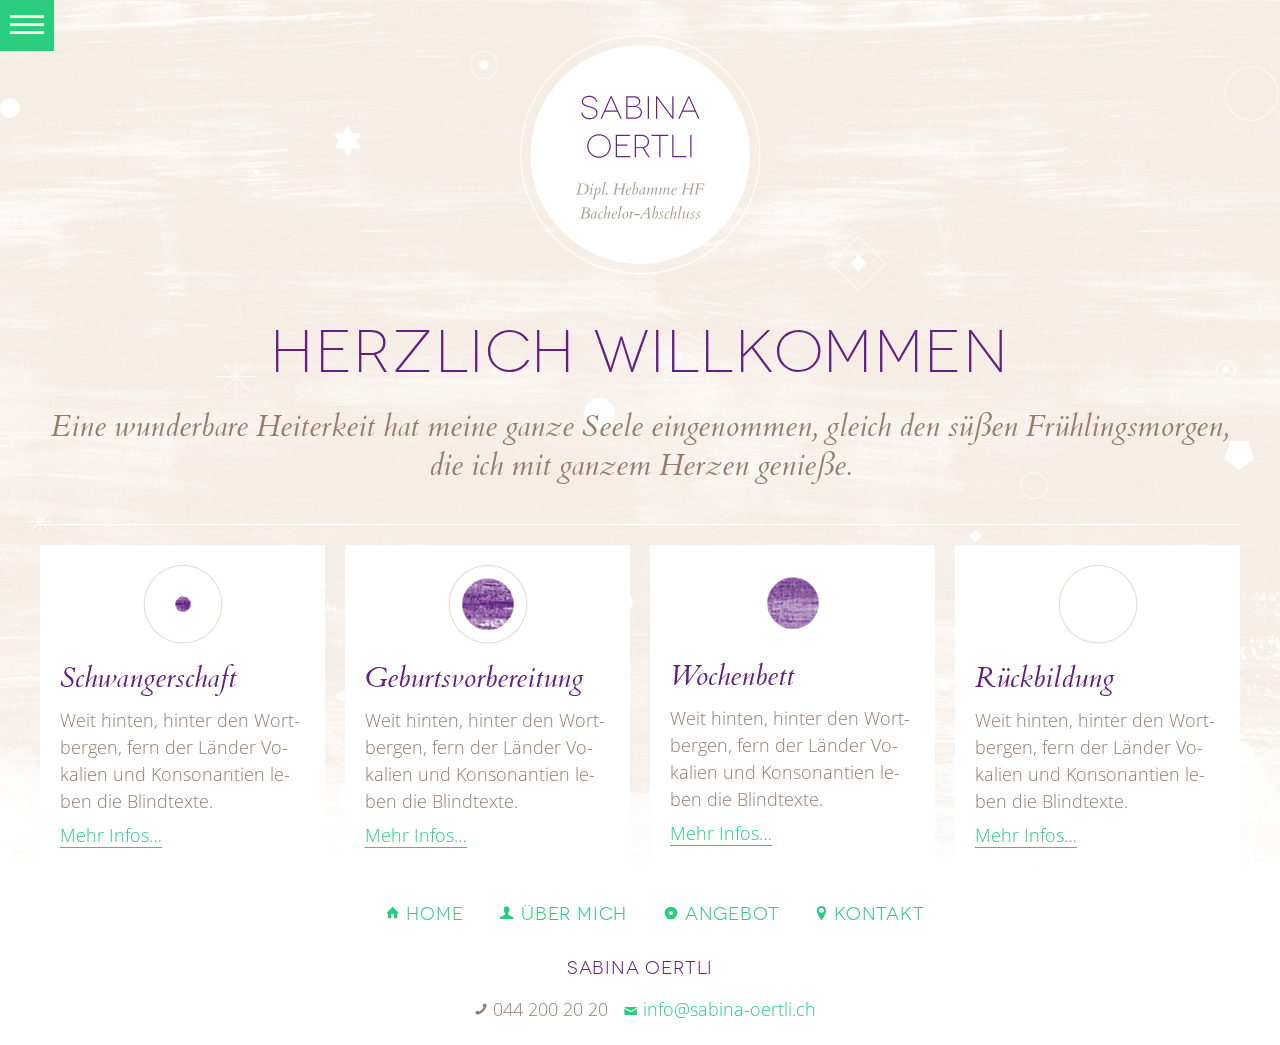
<file: index.html>
<!DOCTYPE html>
<html lang="de">
  <head>
    <meta http-equiv="content-type" content="text/html; charset=UTF-8">
    <meta name="apple-mobile-web-app-capable" content="yes">
    <meta name="viewport" content="width=device-width, user-scalable=no">
    <title>Sabina Oertli – Hebamme aus Zürich</title>
    <link rel="stylesheet" type="text/css" href="stylesheets/screen.css">
    <!--[if lt IE 9]>
    <script src="javascripts/html5.js"></script>
    <![endif]-->
    <!--[if lte IE 8]>
    <link href="http://fonts.googleapis.com/css?family=Open+Sans:300" rel="stylesheet" type="text/css">
    <link href="http://fonts.googleapis.com/css?family=Open+Sans:700" rel="stylesheet" type="text/css">
    <![endif]-->
  </head>
  <body class="hyphenate">
    <div id="container" class="container">
      <ul id="scene" class="scene">
        <li data-depth="0.20" class="layer"><img src="images/Pattern2.png"></li>
        <li data-depth="0.10" class="layer"><img src="images/Pattern.png"></li>
      </ul>
    </div>
    <nav id="menu" role="navigation" class="panel">
      <h1>Sabina Oertli</h1>
      <ul>
        <li><a href="index.html" class="home">Home</a></li>
        <li><a href="sabina-oertli.html" class="ueber">Über mich</a></li>
        <li><a href="angebot.html" class="angebot">Angebot</a></li>
        <li><a href="sabina-oertli-kontakt.html" class="kontakt">Kontakt</a></li>
      </ul>
      <ul>
        <li>
              <script type="text/javascript">document.write("<a class=\e-mail href=\"mail" + "to:" + new Array("info","sabina-oertli.ch").join("@") + "?subject=Kontakt von Webseite" + "\">" + "&#9993;" + "</" + "a>");</script>
        </li>
        <li><a href="tel:0442002020">&#128222;</a></li>
      </ul>
    </nav>
    <div class="grid grid-pad push">
      <div class="headerWrapper">
        <div class="col-1-1">
          <header class="gridContent"><a href="#menu" class="menu-link push"> </a>
            <div class="logo"><a href="index.html"><img src="images/logo-sabina-oertli-hebamme-zuerich.png" alt="Sabina Oertli – Hebamme in Zürich"></a></div>
            <h1 class="editable">Herzlich willkommen</h1>
            <h2 class="editable">Eine wunderbare Heiterkeit hat meine ganze Seele eingenommen, gleich den süßen Frühlingsmorgen, die ich mit ganzem Herzen genieße.</h2>
          </header>
        </div>
      </div>
      <div class="contentWrapper push">
        <div class="col-1-4">
          <div class="gridContent teaser"><img src="images/icon-schwangerschaft.png" alt="Schwangerschaft">
            <h3 class="editable">Schwangerschaft</h3>
            <p class="editable">Weit hinten, hinter den Wortbergen, fern der Länder Vokalien und Konsonantien leben die Blindtexte.</p>
            <p><a href="angebot.html#Schwangerschaft">Mehr Infos…</a></p>
          </div>
        </div>
        <div class="col-1-4">
          <div class="gridContent teaser"><img src="images/icon-geburtsvorbereitung.png" alt="Geburtsvorbereitung">
            <h3 class="editable">Geburtsvorbereitung</h3>
            <p class="editable">Weit hinten, hinter den Wortbergen, fern der Länder Vokalien und Konsonantien leben die Blindtexte.</p>
            <p><a href="angebot.html#Geburtsvorbereitung">Mehr Infos…</a></p>
          </div>
        </div>
        <div class="col-1-4">
          <div class="gridContent teaser"><img src="images/icon-wochenbett.png" alt="Wochenbett">
            <h3 class="editable">Wochenbett</h3>
            <p class="editable">Weit hinten, hinter den Wortbergen, fern der Länder Vokalien und Konsonantien leben die Blindtexte.</p>
            <p><a href="angebot.html#Wochenbett">Mehr Infos…</a></p>
          </div>
        </div>
        <div class="col-1-4">
          <div class="gridContent teaser"><img src="images/icon-rueckbildung.png" alt="Rückbildung">
            <h3 class="editable">Rückbildung</h3>
            <p class="editable">Weit hinten, hinter den Wortbergen, fern der Länder Vokalien und Konsonantien leben die Blindtexte.</p>
            <p><a href="angebot.html#Rueckbildung">Mehr Infos…</a></p>
          </div>
        </div>
      </div>
      <div class="col-1-1">
        <footer class="gridContent">
          <nav>
            <ul>
              <li><a href="index.html" class="home">Home</a></li>
              <li><a href="sabina-oertli.html" class="ueber">Über mich</a></li>
              <li><a href="angebot.html" class="angebot">Angebot</a></li>
              <li><a href="sabina-oertli-kontakt.html" class="kontakt">Kontakt</a></li>
            </ul>
          </nav>
          <h4>Sabina Oertli</h4>
          <ul>
            <li class="telefon">044 200 20 20</li>
            <li>
                      <script type="text/javascript">document.write("<a class=\e-mail href=\"mail" + "to:" + new Array("info","sabina-oertli.ch").join("@") + "?subject=Kontakt von Webseite" + "\">" + new Array("info","sabina-oertli.ch").join("@") + "</" + "a>");</script>
            </li>
          </ul>
        </footer>
      </div>
    </div>
    <script src="https://ajax.googleapis.com/ajax/libs/jquery/1.9.1/jquery.min.js"></script>
    <script src="javascripts/big-slide-ck.js"></script>
    <script src="javascripts/Hyphenator.js" type="text/javascript"></script>
    <script src="javascripts/parallax.min.js"></script>
    <script src="javascripts/hebamme-sabina-ck.js" type="text/javascript"></script>
  </body>
</html>
</file>
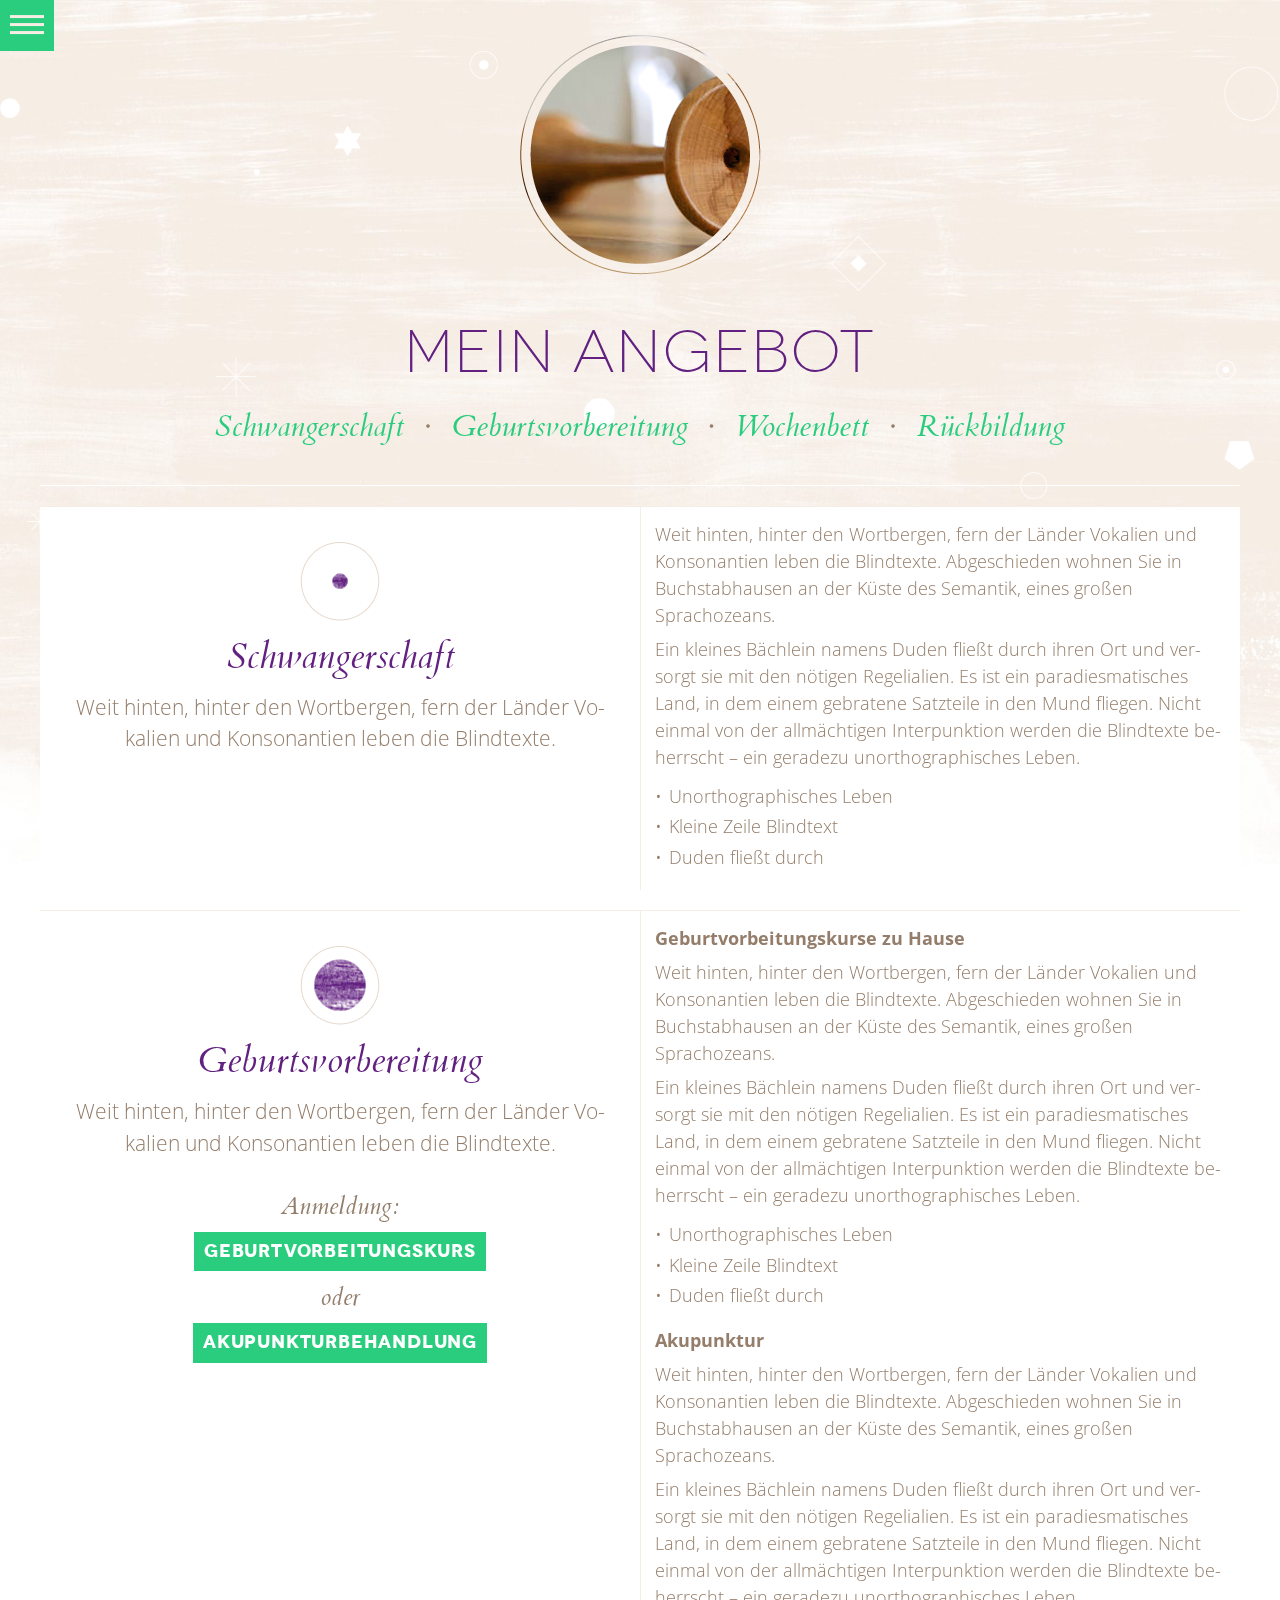
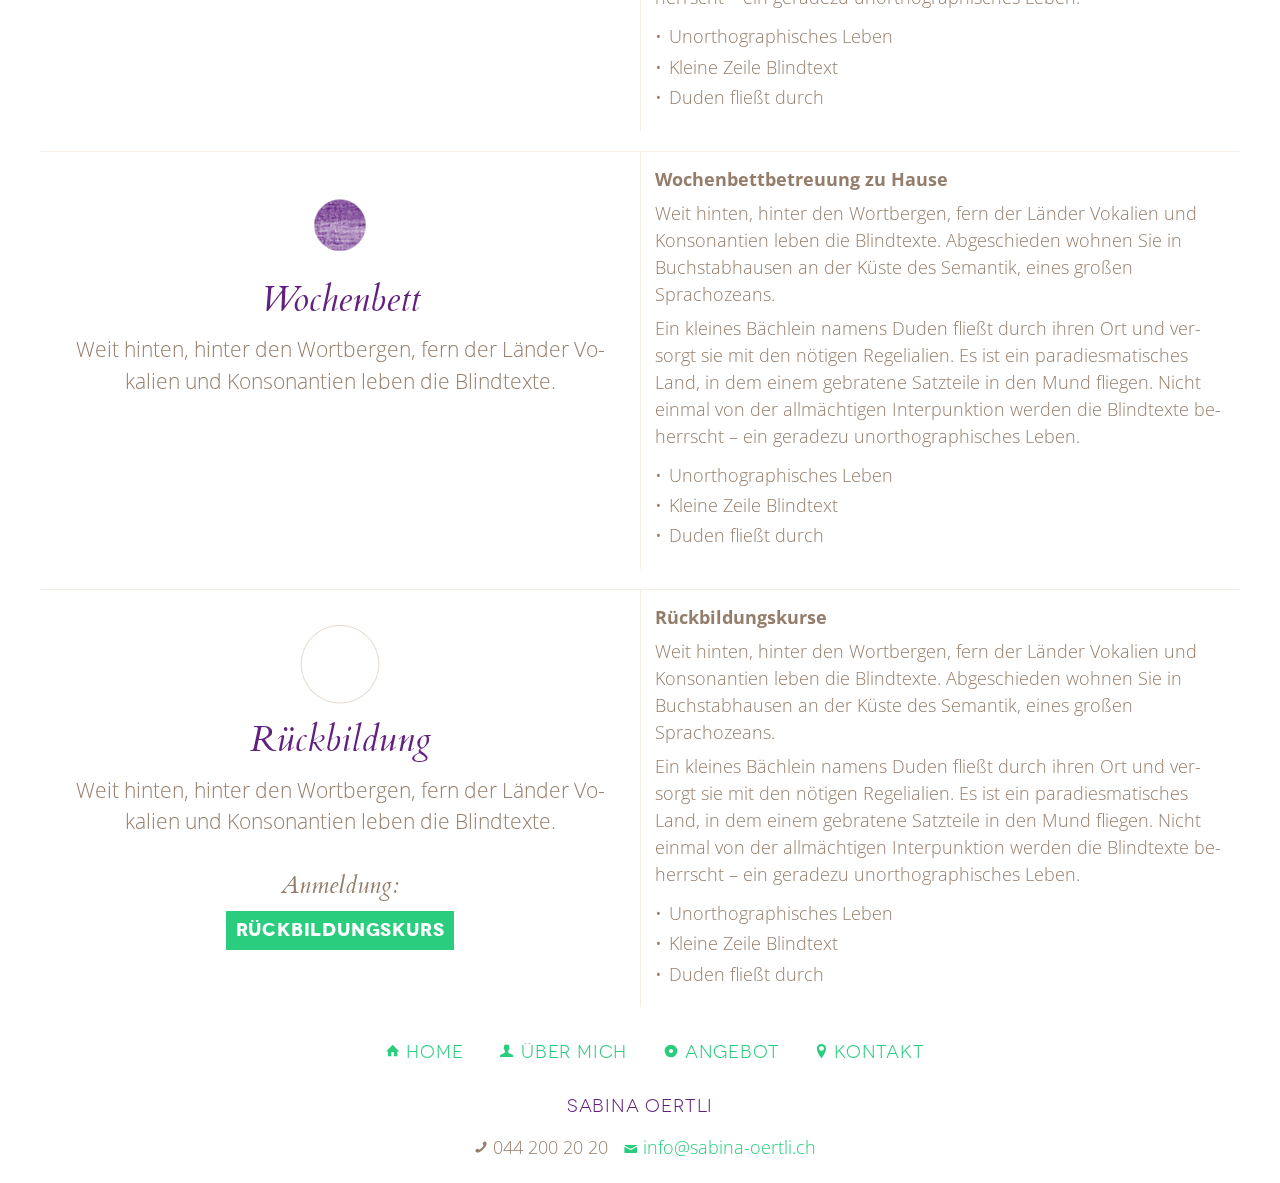
<file: angebot.html>
<!DOCTYPE html>
<html lang="de">
  <head>
    <meta http-equiv="content-type" content="text/html; charset=UTF-8">
    <meta name="apple-mobile-web-app-capable" content="yes">
    <meta name="viewport" content="width=device-width, user-scalable=no">
    <title>Sabina Oertli – Hebamme aus Zürich</title>
    <link rel="stylesheet" type="text/css" href="stylesheets/screen.css">
    <!--[if lt IE 9]>
    <script src="javascripts/html5.js"></script>
    <![endif]-->
    <!--[if lte IE 8]>
    <link href="http://fonts.googleapis.com/css?family=Open+Sans:300" rel="stylesheet" type="text/css">
    <link href="http://fonts.googleapis.com/css?family=Open+Sans:700" rel="stylesheet" type="text/css">
    <![endif]-->
  </head>
  <body class="hyphenate">
    <div id="container" class="container">
      <ul id="scene" class="scene">
        <li data-depth="0.20" class="layer"><img src="images/Pattern2.png"></li>
        <li data-depth="0.10" class="layer"><img src="images/Pattern.png"></li>
      </ul>
    </div>
    <nav id="menu" role="navigation" class="panel">
      <h1>Sabina Oertli</h1>
      <ul>
        <li><a href="index.html" class="home">Home</a></li>
        <li><a href="sabina-oertli.html" class="ueber">Über mich</a></li>
        <li><a href="angebot.html" class="angebot">Angebot</a></li>
        <li><a href="sabina-oertli-kontakt.html" class="kontakt">Kontakt</a></li>
      </ul>
      <ul>
        <li>
              <script type="text/javascript">document.write("<a class=\e-mail href=\"mail" + "to:" + new Array("info","sabina-oertli.ch").join("@") + "?subject=Kontakt von Webseite" + "\">" + "&#9993;" + "</" + "a>");</script>
        </li>
        <li><a href="tel:0442002020">&#128222;</a></li>
      </ul>
    </nav>
    <div class="grid grid-pad push">
      <div class="headerWrapper">
        <div class="col-1-1">
          <header class="gridContent"><a href="#menu" class="menu-link push"> </a>
            <div class="logo"><a href="index.html"><img src="images/Hebamme-Zuerich-Angebot.png" alt="Sabina Oertli – Hebamme in Zürich"></a></div>
            <h1 class="editable">Mein Angebot</h1>
            <h2 class="headerLinks"><a href="#Schwangerschaft">Schwangerschaft</a>∙<a href="#Geburtsvorbereitung">Geburtsvorbereitung</a>∙<a href="#Wochenbett">Wochenbett</a>∙<a href="#Rueckbildung">Rückbildung</a></h2>
          </header>
        </div>
      </div>
      <div class="contentWrapper push">
        <div class="col-1-1">
          <div id="Schwangerschaft" class="gridContentNone editable">
            <div class="grid">
              <div class="col-1-2 center"><img src="images/icon-schwangerschaft.png" alt="Schwangerschaft">
                <h3>Schwangerschaft</h3>
                <p>Weit hinten, hinter den Wortbergen, fern der Länder Vokalien und Konsonantien leben die Blindtexte.</p>
              </div>
              <div class="col-1-2">
                <p>Weit hinten, hinter den Wortbergen, fern der Länder Vokalien und Konsonantien leben die Blindtexte. Abgeschieden wohnen Sie in Buchstabhausen an der Küste des Semantik, eines großen Sprachozeans. </p>
                <p>Ein kleines Bächlein namens Duden fließt durch ihren Ort und versorgt sie mit den nötigen Regelialien. Es ist ein paradiesmatisches Land, in dem einem gebratene Satzteile in den Mund fliegen. Nicht einmal von der allmächtigen Interpunktion werden die Blindtexte beherrscht – ein geradezu unorthographisches Leben.</p>
                <ul>
                  <li>Unorthographisches Leben</li>
                  <li>Kleine Zeile Blindtext</li>
                  <li>Duden fließt durch</li>
                </ul>
              </div>
            </div>
          </div>
          <div id="Geburtsvorbereitung" class="gridContentNone editable">
            <div class="grid">
              <div class="col-1-2 center"><img src="images/icon-geburtsvorbereitung.png" alt="Geburtsvorbereitung">
                <h3>Geburtsvorbereitung</h3>
                <p>Weit hinten, hinter den Wortbergen, fern der Länder Vokalien und Konsonantien leben die Blindtexte.</p>
                <h6>Anmeldung:<br>
                      <script type="text/javascript">document.write("<a href=\"mail" + "to:" + new Array("info","sabina-oertli.ch").join("@") + "?subject=Anmeldung für Geburtvorbeitungskurs" + "\">" + "Geburtvorbeitungskurs" + "</" + "a>");</script><br>oder<br>
                      <script type="text/javascript">document.write("<a href=\"mail" + "to:" + new Array("info","sabina-oertli.ch").join("@") + "?subject=Anmeldung für Akupunkturbehandlung" + "\">" + "Akupunkturbehandlung" + "</" + "a>");</script>
                </h6>
              </div>
              <div class="col-1-2">
                <h2>Geburtvorbeitungskurse zu Hause</h2>
                <p>Weit hinten, hinter den Wortbergen, fern der Länder Vokalien und Konsonantien leben die Blindtexte. Abgeschieden wohnen Sie in Buchstabhausen an der Küste des Semantik, eines großen Sprachozeans. </p>
                <p>Ein kleines Bächlein namens Duden fließt durch ihren Ort und versorgt sie mit den nötigen Regelialien. Es ist ein paradiesmatisches Land, in dem einem gebratene Satzteile in den Mund fliegen. Nicht einmal von der allmächtigen Interpunktion werden die Blindtexte beherrscht – ein geradezu unorthographisches Leben.</p>
                <ul>
                  <li>Unorthographisches Leben</li>
                  <li>Kleine Zeile Blindtext</li>
                  <li>Duden fließt durch</li>
                </ul>
                <h2>Akupunktur</h2>
                <p>Weit hinten, hinter den Wortbergen, fern der Länder Vokalien und Konsonantien leben die Blindtexte. Abgeschieden wohnen Sie in Buchstabhausen an der Küste des Semantik, eines großen Sprachozeans. </p>
                <p>Ein kleines Bächlein namens Duden fließt durch ihren Ort und versorgt sie mit den nötigen Regelialien. Es ist ein paradiesmatisches Land, in dem einem gebratene Satzteile in den Mund fliegen. Nicht einmal von der allmächtigen Interpunktion werden die Blindtexte beherrscht – ein geradezu unorthographisches Leben.</p>
                <ul>
                  <li>Unorthographisches Leben</li>
                  <li>Kleine Zeile Blindtext</li>
                  <li>Duden fließt durch</li>
                </ul>
              </div>
            </div>
          </div>
          <div id="Wochenbett" class="gridContentNone editable">
            <div class="grid">
              <div class="col-1-2 center"><img src="images/icon-wochenbett.png" alt="Wochenbett">
                <h3>Wochenbett</h3>
                <p>Weit hinten, hinter den Wortbergen, fern der Länder Vokalien und Konsonantien leben die Blindtexte.</p>
              </div>
              <div class="col-1-2">
                <h2>Wochenbettbetreuung zu Hause</h2>
                <p>Weit hinten, hinter den Wortbergen, fern der Länder Vokalien und Konsonantien leben die Blindtexte. Abgeschieden wohnen Sie in Buchstabhausen an der Küste des Semantik, eines großen Sprachozeans. </p>
                <p>Ein kleines Bächlein namens Duden fließt durch ihren Ort und versorgt sie mit den nötigen Regelialien. Es ist ein paradiesmatisches Land, in dem einem gebratene Satzteile in den Mund fliegen. Nicht einmal von der allmächtigen Interpunktion werden die Blindtexte beherrscht – ein geradezu unorthographisches Leben.</p>
                <ul>
                  <li>Unorthographisches Leben</li>
                  <li>Kleine Zeile Blindtext</li>
                  <li>Duden fließt durch</li>
                </ul>
              </div>
            </div>
          </div>
          <div id="Rueckbildung" class="gridContentNone editable">
            <div class="grid">
              <div class="col-1-2 center"><img src="images/icon-rueckbildung.png" alt="Rückbildung">
                <h3>Rückbildung</h3>
                <p>Weit hinten, hinter den Wortbergen, fern der Länder Vokalien und Konsonantien leben die Blindtexte.</p>
                <h6>Anmeldung:<br>
                      <script type="text/javascript">document.write("<a href=\"mail" + "to:" + new Array("info","sabina-oertli.ch").join("@") + "?subject=Anmeldung für Rückbildungskurs" + "\">" + "Rückbildungskurs" + "</" + "a>");</script>
                </h6>
              </div>
              <div class="col-1-2">
                <h2>Rückbildungskurse</h2>
                <p>Weit hinten, hinter den Wortbergen, fern der Länder Vokalien und Konsonantien leben die Blindtexte. Abgeschieden wohnen Sie in Buchstabhausen an der Küste des Semantik, eines großen Sprachozeans. </p>
                <p>Ein kleines Bächlein namens Duden fließt durch ihren Ort und versorgt sie mit den nötigen Regelialien. Es ist ein paradiesmatisches Land, in dem einem gebratene Satzteile in den Mund fliegen. Nicht einmal von der allmächtigen Interpunktion werden die Blindtexte beherrscht – ein geradezu unorthographisches Leben.</p>
                <ul>
                  <li>Unorthographisches Leben</li>
                  <li>Kleine Zeile Blindtext</li>
                  <li>Duden fließt durch</li>
                </ul>
              </div>
            </div>
          </div>
        </div>
      </div>
      <div class="col-1-1">
        <footer class="gridContent">
          <nav>
            <ul>
              <li><a href="index.html" class="home">Home</a></li>
              <li><a href="sabina-oertli.html" class="ueber">Über mich</a></li>
              <li><a href="angebot.html" class="angebot">Angebot</a></li>
              <li><a href="sabina-oertli-kontakt.html" class="kontakt">Kontakt</a></li>
            </ul>
          </nav>
          <h4>Sabina Oertli</h4>
          <ul>
            <li class="telefon">044 200 20 20</li>
            <li>
                      <script type="text/javascript">document.write("<a class=\e-mail href=\"mail" + "to:" + new Array("info","sabina-oertli.ch").join("@") + "?subject=Kontakt von Webseite" + "\">" + new Array("info","sabina-oertli.ch").join("@") + "</" + "a>");</script>
            </li>
          </ul>
        </footer>
      </div>
    </div>
    <script src="https://ajax.googleapis.com/ajax/libs/jquery/1.9.1/jquery.min.js"></script>
    <script src="javascripts/big-slide-ck.js"></script>
    <script src="javascripts/Hyphenator.js" type="text/javascript"></script>
    <script src="javascripts/parallax.min.js"></script>
    <script src="javascripts/hebamme-sabina-ck.js" type="text/javascript"></script>
  </body>
</html>
</file>
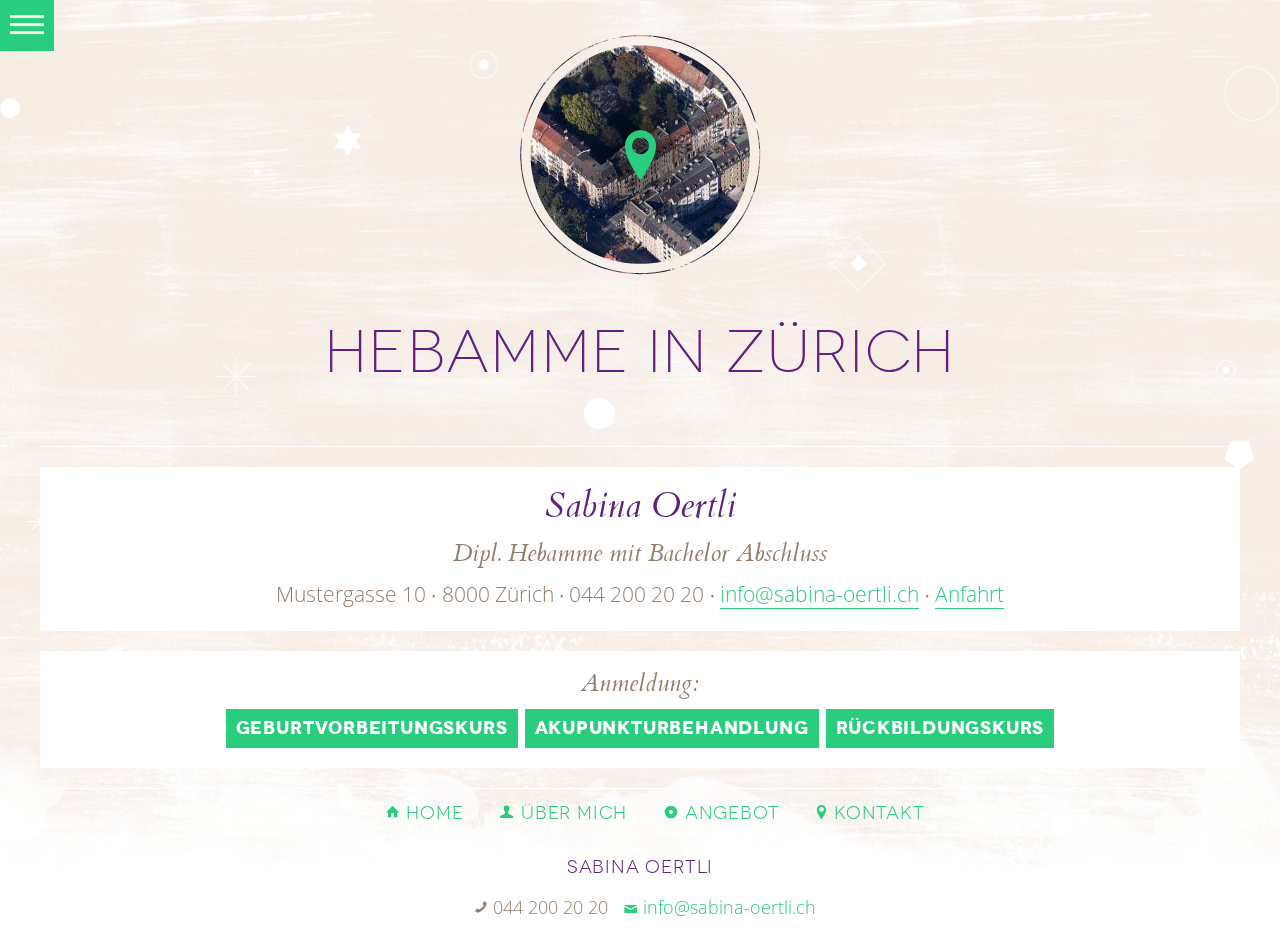
<file: sabina-oertli-kontakt.html>
<!DOCTYPE html>
<html lang="de">
  <head>
    <meta http-equiv="content-type" content="text/html; charset=UTF-8">
    <meta name="apple-mobile-web-app-capable" content="yes">
    <meta name="viewport" content="width=device-width, user-scalable=no">
    <title>Sabina Oertli – Hebamme aus Zürich</title>
    <link rel="stylesheet" type="text/css" href="stylesheets/screen.css">
    <!--[if lt IE 9]>
    <script src="javascripts/html5.js"></script>
    <![endif]-->
    <!--[if lte IE 8]>
    <link href="http://fonts.googleapis.com/css?family=Open+Sans:300" rel="stylesheet" type="text/css">
    <link href="http://fonts.googleapis.com/css?family=Open+Sans:700" rel="stylesheet" type="text/css">
    <![endif]-->
  </head>
  <body class="hyphenate">
    <div id="container" class="container">
      <ul id="scene" class="scene">
        <li data-depth="0.20" class="layer"><img src="images/Pattern2.png"></li>
        <li data-depth="0.10" class="layer"><img src="images/Pattern.png"></li>
      </ul>
    </div>
    <nav id="menu" role="navigation" class="panel">
      <h1>Sabina Oertli</h1>
      <ul>
        <li><a href="index.html" class="home">Home</a></li>
        <li><a href="sabina-oertli.html" class="ueber">Über mich</a></li>
        <li><a href="angebot.html" class="angebot">Angebot</a></li>
        <li><a href="sabina-oertli-kontakt.html" class="kontakt">Kontakt</a></li>
      </ul>
      <ul>
        <li>
              <script type="text/javascript">document.write("<a class=\e-mail href=\"mail" + "to:" + new Array("info","sabina-oertli.ch").join("@") + "?subject=Kontakt von Webseite" + "\">" + "&#9993;" + "</" + "a>");</script>
        </li>
        <li><a href="tel:0442002020">&#128222;</a></li>
      </ul>
    </nav>
    <div class="grid grid-pad push">
      <div class="headerWrapper">
        <div class="col-1-1">
          <header class="gridContent"><a href="#menu" class="menu-link push"> </a>
            <div class="logo"><a href="index.html"><img src="images/Hebamme-Zuerich-Kontakt.png" alt="Sabina Oertli – Hebamme in Zürich"></a></div>
            <h1 class="editable">Hebamme in Zürich</h1>
          </header>
        </div>
      </div>
      <div class="contentWrapper push">
        <div class="col-1-1">
          <div class="gridContent centerKontakt name editable">
            <div class="grid">
              <div class="col-1-1">
                <h3>Sabina Oertli</h3>
                <h6>Dipl. Hebamme mit Bachelor Abschluss</h6>
                <p>
                  Mustergasse 10 ∙ 8000 Zürich ∙ 044 200 20 20
                  ∙ 
                      <script type="text/javascript">document.write("<a class=\e-mail href=\"mail" + "to:" + new Array("info","sabina-oertli.ch").join("@") + "?subject=Kontakt von Webseite" + "\">" + new Array("info","sabina-oertli.ch").join("@") + "</" + "a>");</script> ∙ <a href="#">Anfahrt</a>
                </p>
              </div>
            </div>
          </div>
          <div class="gridContent center name teaser editable">
            <div class="grid">
              <div class="col-1-1">
                <h6>Anmeldung:<br>
                      <script type="text/javascript">document.write("<a href=\"mail" + "to:" + new Array("info","sabina-oertli.ch").join("@") + "?subject=Anmeldung für Geburtvorbeitungskurs" + "\">" + "Geburtvorbeitungskurs" + "</" + "a>");</script>
                      <script type="text/javascript">document.write("<a href=\"mail" + "to:" + new Array("info","sabina-oertli.ch").join("@") + "?subject=Anmeldung für Akupunkturbehandlung" + "\">" + "Akupunkturbehandlung" + "</" + "a>");</script>
                      <script type="text/javascript">document.write("<a href=\"mail" + "to:" + new Array("info","sabina-oertli.ch").join("@") + "?subject=Anmeldung für Rückbildungskurs" + "\">" + "Rückbildungskurs" + "</" + "a>");</script>
                </h6>
              </div>
            </div>
          </div>
        </div>
      </div>
      <div class="col-1-1">
        <footer class="gridContent">
          <nav>
            <ul>
              <li><a href="index.html" class="home">Home</a></li>
              <li><a href="sabina-oertli.html" class="ueber">Über mich</a></li>
              <li><a href="angebot.html" class="angebot">Angebot</a></li>
              <li><a href="sabina-oertli-kontakt.html" class="kontakt">Kontakt</a></li>
            </ul>
          </nav>
          <h4>Sabina Oertli</h4>
          <ul>
            <li class="telefon">044 200 20 20</li>
            <li>
                      <script type="text/javascript">document.write("<a class=\e-mail href=\"mail" + "to:" + new Array("info","sabina-oertli.ch").join("@") + "?subject=Kontakt von Webseite" + "\">" + new Array("info","sabina-oertli.ch").join("@") + "</" + "a>");</script>
            </li>
          </ul>
        </footer>
      </div>
    </div>
    <script src="https://ajax.googleapis.com/ajax/libs/jquery/1.9.1/jquery.min.js"></script>
    <script src="javascripts/big-slide-ck.js"></script>
    <script src="javascripts/Hyphenator.js" type="text/javascript"></script>
    <script src="javascripts/parallax.min.js"></script>
    <script src="javascripts/hebamme-sabina-ck.js" type="text/javascript"></script>
  </body>
</html>
</file>
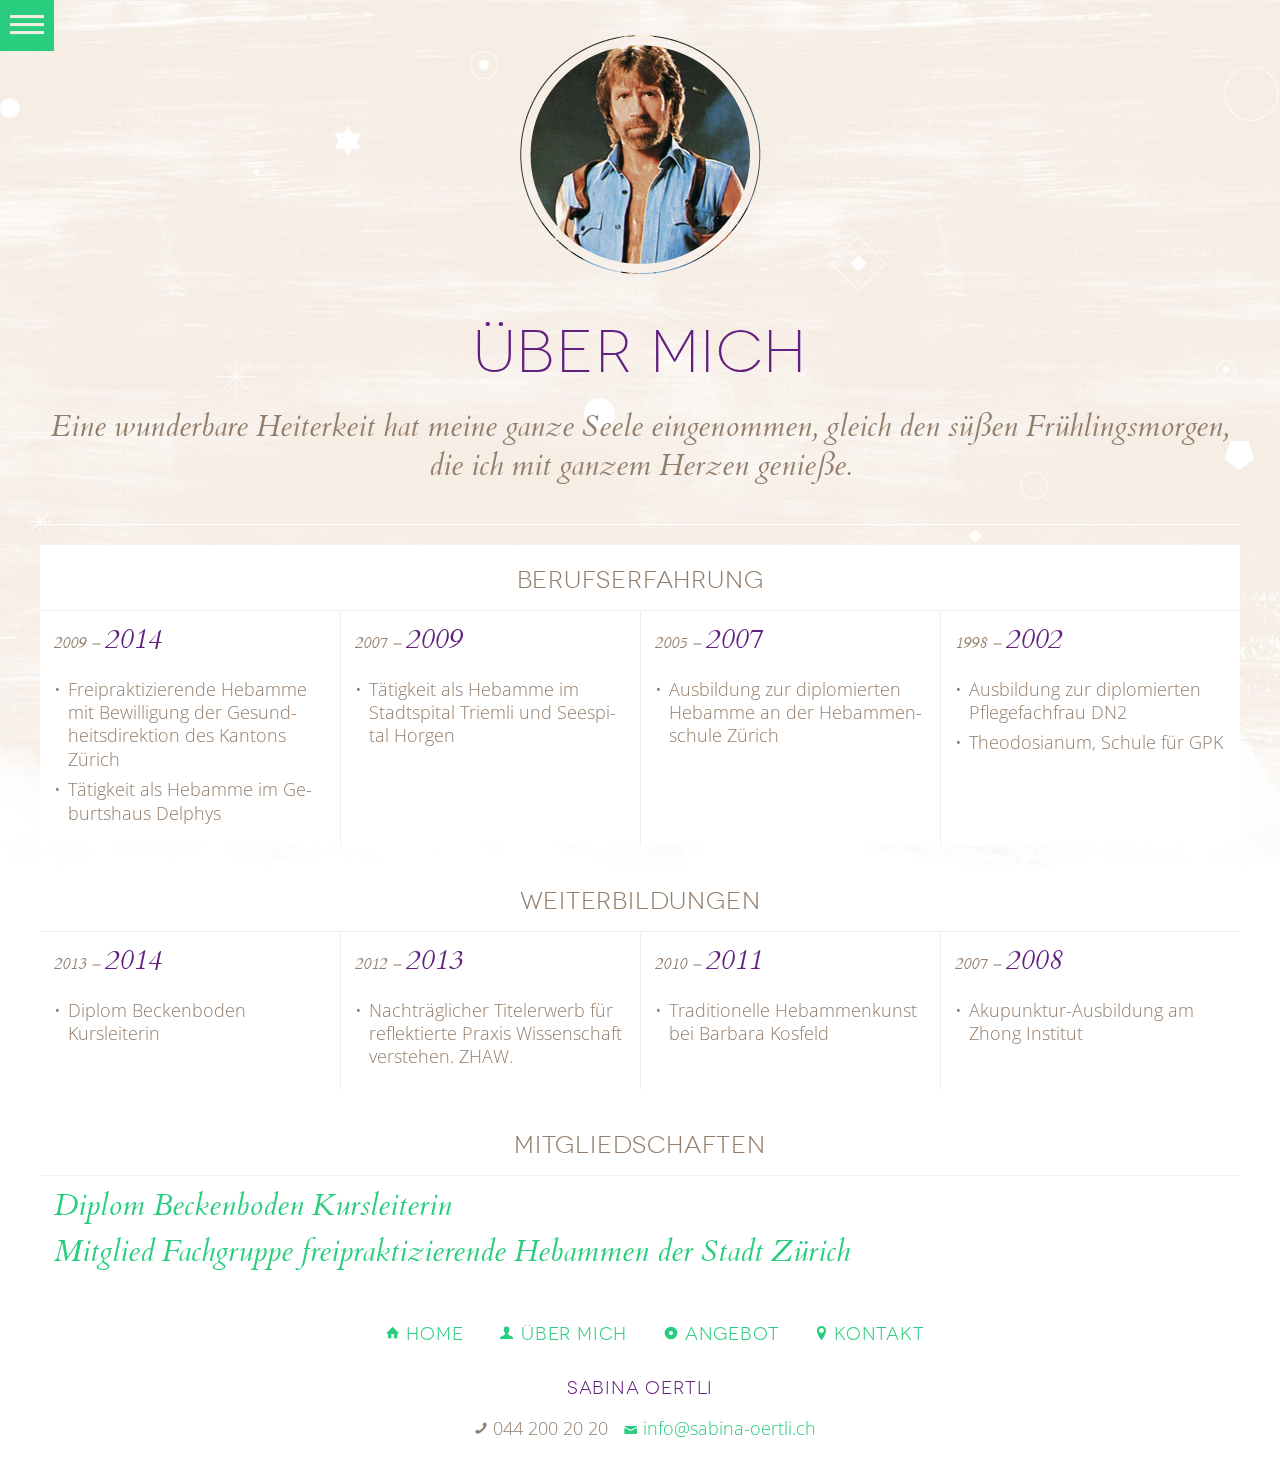
<file: sabina-oertli.html>
<!DOCTYPE html>
<html lang="de">
  <head>
    <meta http-equiv="content-type" content="text/html; charset=UTF-8">
    <meta name="apple-mobile-web-app-capable" content="yes">
    <meta name="viewport" content="width=device-width, user-scalable=no">
    <title>Sabina Oertli – Hebamme aus Zürich</title>
    <link rel="stylesheet" type="text/css" href="stylesheets/screen.css">
    <!--[if lt IE 9]>
    <script src="javascripts/html5.js"></script>
    <![endif]-->
    <!--[if lte IE 8]>
    <link href="http://fonts.googleapis.com/css?family=Open+Sans:300" rel="stylesheet" type="text/css">
    <link href="http://fonts.googleapis.com/css?family=Open+Sans:700" rel="stylesheet" type="text/css">
    <![endif]-->
  </head>
  <body class="hyphenate">
    <div id="container" class="container">
      <ul id="scene" class="scene">
        <li data-depth="0.20" class="layer"><img src="images/Pattern2.png"></li>
        <li data-depth="0.10" class="layer"><img src="images/Pattern.png"></li>
      </ul>
    </div>
    <nav id="menu" role="navigation" class="panel">
      <h1>Sabina Oertli</h1>
      <ul>
        <li><a href="index.html" class="home">Home</a></li>
        <li><a href="sabina-oertli.html" class="ueber">Über mich</a></li>
        <li><a href="angebot.html" class="angebot">Angebot</a></li>
        <li><a href="sabina-oertli-kontakt.html" class="kontakt">Kontakt</a></li>
      </ul>
      <ul>
        <li>
              <script type="text/javascript">document.write("<a class=\e-mail href=\"mail" + "to:" + new Array("info","sabina-oertli.ch").join("@") + "?subject=Kontakt von Webseite" + "\">" + "&#9993;" + "</" + "a>");</script>
        </li>
        <li><a href="tel:0442002020">&#128222;</a></li>
      </ul>
    </nav>
    <div class="grid grid-pad push">
      <div class="headerWrapper">
        <div class="col-1-1">
          <header class="gridContent"><a href="#menu" class="menu-link push"> </a>
            <div class="logo"><a href="index.html"><img src="images/Sabina-Oertli-Hebamme.png" alt="Sabina Oertli – Hebamme in Zürich"></a></div>
            <h1 class="editable">Über mich</h1>
            <h2 class="editable">Eine wunderbare Heiterkeit hat meine ganze Seele eingenommen, gleich den süßen Frühlingsmorgen, die ich mit ganzem Herzen genieße.</h2>
          </header>
        </div>
      </div>
      <div class="contentWrapper push">
        <div class="col-1-1">
          <div class="gridContentTop editable">
            <h5>Berufserfahrung</h5>
            <div class="grid">
              <div class="col-1-4">
                <h3><span>2009 – </span>2014</h3>
                <ul>
                  <li>Freipraktizierende Hebamme mit Bewilligung der Gesundheitsdirektion des Kantons Zürich</li>
                  <li>Tätigkeit als Hebamme im Geburtshaus Delphys</li>
                </ul>
              </div>
              <div class="col-1-4">
                <h3><span>2007 – </span>2009</h3>
                <ul>
                  <li>Tätigkeit als Hebamme im Stadtspital Triemli und Seespital Horgen</li>
                </ul>
              </div>
              <div class="col-1-4">
                <h3><span>2005 – </span>2007</h3>
                <ul>
                  <li>Ausbildung zur diplomierten Hebamme an der Hebammenschule Zürich</li>
                </ul>
              </div>
              <div class="col-1-4">
                <h3><span>1998 – </span>2002</h3>
                <ul>
                  <li>Ausbildung zur diplomierten Pflegefachfrau DN2</li>
                  <li>Theodosianum, Schule für GPK</li>
                </ul>
              </div>
            </div>
          </div>
          <div class="gridContentTop editable">
            <h5>Weiterbildungen</h5>
            <div class="grid">
              <div class="col-1-4">
                <h3><span>2013 – </span>2014</h3>
                <ul>
                  <li>Diplom Beckenboden Kursleiterin</li>
                </ul>
              </div>
              <div class="col-1-4">
                <h3><span>2012 – </span>2013</h3>
                <ul>
                  <li>Nachträglicher Titelerwerb für reflektierte Praxis Wissenschaft verstehen. ZHAW. </li>
                </ul>
              </div>
              <div class="col-1-4">
                <h3><span>2010 – </span>2011</h3>
                <ul>
                  <li>Traditionelle Hebammenkunst bei Barbara Kosfeld</li>
                </ul>
              </div>
              <div class="col-1-4">
                <h3><span>2007 – </span>2008</h3>
                <ul>
                  <li>Akupunktur-Ausbildung am Zhong Institut</li>
                </ul>
              </div>
            </div>
          </div>
          <div class="gridContentTop editable">
            <h5>Mitgliedschaften</h5>
            <div class="grid">
              <div class="col-1-1">
                <h2><a href="#">Diplom Beckenboden Kursleiterin</a></h2>
                <h2><a href="#">Mitglied Fachgruppe freipraktizierende Hebammen der Stadt Zürich</a></h2>
              </div>
            </div>
          </div>
        </div>
      </div>
      <div class="col-1-1">
        <footer class="gridContent">
          <nav>
            <ul>
              <li><a href="index.html" class="home">Home</a></li>
              <li><a href="sabina-oertli.html" class="ueber">Über mich</a></li>
              <li><a href="angebot.html" class="angebot">Angebot</a></li>
              <li><a href="sabina-oertli-kontakt.html" class="kontakt">Kontakt</a></li>
            </ul>
          </nav>
          <h4>Sabina Oertli</h4>
          <ul>
            <li class="telefon">044 200 20 20</li>
            <li>
                      <script type="text/javascript">document.write("<a class=\e-mail href=\"mail" + "to:" + new Array("info","sabina-oertli.ch").join("@") + "?subject=Kontakt von Webseite" + "\">" + new Array("info","sabina-oertli.ch").join("@") + "</" + "a>");</script>
            </li>
          </ul>
        </footer>
      </div>
    </div>
    <script src="https://ajax.googleapis.com/ajax/libs/jquery/1.9.1/jquery.min.js"></script>
    <script src="javascripts/big-slide-ck.js"></script>
    <script src="javascripts/Hyphenator.js" type="text/javascript"></script>
    <script src="javascripts/parallax.min.js"></script>
    <script src="javascripts/hebamme-sabina-ck.js" type="text/javascript"></script>
  </body>
</html>
</file>
<file: stylesheets/screen.css>
@charset "UTF-8";
@import url(http://fonts.googleapis.com/css?family=Open+Sans:300,700);
/* Welcome to Compass.
 * In this file you should write your main styles. (or centralize your imports)
 * Import this file using the following HTML or equivalent:
 * <link href="/stylesheets/screen.css" media="screen, projection" rel="stylesheet" type="text/css" /> */
html, body, div, span, applet, object, iframe,
h1, h2, h3, h4, h5, h6, p, blockquote, pre,
a, abbr, acronym, address, big, cite, code,
del, dfn, em, img, ins, kbd, q, s, samp,
small, strike, strong, sub, sup, tt, var,
b, u, i, center,
dl, dt, dd, ol, ul, li,
fieldset, form, label, legend,
table, caption, tbody, tfoot, thead, tr, th, td,
article, aside, canvas, details, embed,
figure, figcaption, footer, header, hgroup,
menu, nav, output, ruby, section, summary,
time, mark, audio, video {
  margin: 0;
  padding: 0;
  border: 0;
  font: inherit;
  font-size: 100%;
  vertical-align: baseline; }

html {
  line-height: 1; }

ol, ul {
  list-style: none; }

table {
  border-collapse: collapse;
  border-spacing: 0; }

caption, th, td {
  text-align: left;
  font-weight: normal;
  vertical-align: middle; }

q, blockquote {
  quotes: none; }
  q:before, q:after, blockquote:before, blockquote:after {
    content: "";
    content: none; }

a img {
  border: none; }

article, aside, details, figcaption, figure, footer, header, hgroup, menu, nav, section, summary {
  display: block; }

/*
  Simple Grid
  Learn More - http://dallasbass.com/simple-grid-a-lightweight-responsive-css-grid/
  Project Page - http://thisisdallas.github.com/Simple-Grid/
  Author - Dallas Bass
  Site - dallasbass.com
*/
[class*='col-'] {
  float: left;
  padding-right: 20px; }

[class*='col-']:last-of-type {
  padding-right: 20px; }

.grid {
  position: relative;
  width: 100%;
  max-width: 1240px;
  min-width: 755px;
  margin: 0 auto;
  overflow: hidden; }

.grid:after {
  content: "";
  display: table;
  clear: both; }

.grid-pad {
  padding: 0 20px; }

.grid-pad > [class*='col-']:last-of-type {
  padding-right: 0; }

.push-right {
  float: right; }

/* Content Columns */
.col-1-1 {
  width: 100%; }

.col-2-3, .col-8-12 {
  width: 66.66%; }

.col-1-2, .col-6-12 {
  width: 50%; }

.col-1-3, .col-4-12 {
  width: 33.33%; }

.col-1-4, .col-3-12 {
  width: 25%; }

.col-1-5 {
  width: 20%; }

.col-1-6, .col-2-12 {
  width: 16.667%; }

.col-1-7 {
  width: 14.28%; }

.col-1-8 {
  width: 12.5%; }

.col-1-9 {
  width: 11.1%; }

.col-1-10 {
  width: 10%; }

.col-1-11 {
  width: 9.09%; }

.col-1-12 {
  width: 8.33%; }

/* Layout Columns */
.col-11-12 {
  width: 91.66%; }

.col-10-12 {
  width: 83.333%; }

.col-9-12 {
  width: 75%; }

.col-5-12 {
  width: 41.66%; }

.col-7-12 {
  width: 58.33%; }

@media handheld, only screen and (max-width: 768px) {
  .grid {
    width: 100%;
    min-width: 0;
    margin-left: 0px;
    margin-right: 0px;
    padding-left: 20px;
    padding-right: 20px; }

  [class*='col-'] {
    width: auto;
    float: none;
    margin-left: 0px;
    margin-right: 0px;
    margin-top: 20px;
    padding-left: 0;
    padding-right: 0; }

  [class*='col-']:last-of-type {
    padding-right: 0; } }
.layer img {
  display: block;
  width: 100%; }

.scene {
  max-width: 640px;
  margin: 0 auto;
  padding: 0; }

.layer:nth-child(1) {
  opacity: 0.15; }

.layer:nth-child(2) {
  opacity: 0.30; }

.layer:nth-child(3) {
  opacity: 0.45; }

.layer:nth-child(4) {
  opacity: 0.60; }

.layer:nth-child(5) {
  opacity: 0.75; }

.layer:nth-child(6) {
  opacity: 0.90; }

.content {
  z-index: 100;
  position: absolute;
  top: 500px;
  display: block;
  height: 300px;
  width: 100%;
  background: red; }

@font-face {
  font-family: "Novecento";
  src: url('../fonts/novecentowide-light-webfont.ttf') format('truetype'), url('../fonts/novecentowide-light-webfont.otf') format('opentype'), url('../fonts/novecentowide-light-webfont.woff') format('woff'), url('../fonts/novecentowide-light-webfont.eot') format('embedded-opentype'), url('../fonts/novecentowide-light-webfont.svg') format('svg'); }

@font-face {
  font-family: "NovecentoBook";
  src: url('../fonts/novecentowide-book-webfont.ttf') format('truetype'), url('../fonts/novecentowide-book-webfont.otf') format('opentype'), url('../fonts/novecentowide-book-webfont.woff') format('woff'), url('../fonts/novecentowide-book-webfont.eot') format('embedded-opentype'), url('../fonts/novecentowide-book-webfont.svg') format('svg'); }

@font-face {
  font-family: "NovecentoBold";
  src: url('../fonts/novecentowide-bold-webfont.ttf') format('truetype'), url('../fonts/novecentowide-bold-webfont.otf') format('opentype'), url('../fonts/novecentowide-bold-webfont.woff') format('woff'), url('../fonts/novecentowide-bold-webfont.eot') format('embedded-opentype'), url('../fonts/novecentowide-bold-webfont.svg') format('svg'); }

@font-face {
  font-family: "CardoItalic";
  src: url('../fonts/cardo-italic-webfont.ttf') format('truetype'), url('../fonts/cardo-italic-webfont.otf') format('opentype'), url('../fonts/cardo-italic-webfont.woff') format('woff'), url('../fonts/cardo-italic-webfont.eot') format('embedded-opentype'), url('../fonts/cardo-italic-webfont.svg') format('svg'); }

@font-face {
  font-family: "Entypo";
  src: url('../fonts/entypo.ttf') format('truetype'), url('../fonts/entypo.otf') format('opentype'), url('../fonts/entypo.woff') format('woff'), url('../fonts/entypo.eot') format('embedded-opentype'), url('../fonts/entypo.svg') format('svg'); }

* {
  -webkit-box-sizing: border-box;
  -moz-box-sizing: border-box;
  box-sizing: border-box;
  text-shadow: 1px 1px 1px rgba(255, 255, 255, 0.005);
  -webkit-font-smoothing: antialiased;
  font-size: 12px; }

body {
  background: url(../images/background-body.jpg) no-repeat center center fixed;
  -webkit-background-size: cover;
  -moz-background-size: cover;
  -ms-background-size: cover;
  -o-background-size: cover;
  background-size: cover;
  -webkit-hyphens: auto;
  -moz-hyphens: auto;
  -ms-hyphens: auto;
  -o-hyphens: auto;
  hyphens: auto; }

header {
  padding: 35px 0;
  text-align: center;
  border-bottom: 1px solid white;
  margin-bottom: 20px; }
  header .logo {
    margin-bottom: 35px; }

.headerWrapper, .contentWrapper {
  margin-right: -20px; }

.contentWrapper .gridContent, .contentWrapper .gridContentTop, .contentWrapper .gridContentNone {
  background: white;
  padding: 20px;
  margin-top: 20px; }
  .contentWrapper .gridContent:first-child, .contentWrapper .gridContentTop:first-child, .contentWrapper .gridContentNone:first-child {
    margin-top: 0; }
  .contentWrapper .gridContent .col-1-1, .contentWrapper .gridContentTop .col-1-1, .contentWrapper .gridContentNone .col-1-1 {
    padding: 0; }
.contentWrapper .gridContentTop, .contentWrapper .gridContentNone {
  padding: 20px 0 0; }
  .contentWrapper .gridContentTop .grid, .contentWrapper .gridContentNone .grid {
    display: block;
    margin-top: 14px;
    border-top: 1px solid #f6ede5;
    overflow: hidden; }
  .contentWrapper .gridContentTop .col-1-4, .contentWrapper .gridContentTop .col-1-1, .contentWrapper .gridContentTop .col-1-2, .contentWrapper .gridContentNone .col-1-4, .contentWrapper .gridContentNone .col-1-1, .contentWrapper .gridContentNone .col-1-2 {
    padding: 14px 14px 2014px;
    margin-bottom: -2000px;
    border-left: 1px solid #f6ede5; }
    .contentWrapper .gridContentTop .col-1-4:first-child, .contentWrapper .gridContentTop .col-1-1:first-child, .contentWrapper .gridContentTop .col-1-2:first-child, .contentWrapper .gridContentNone .col-1-4:first-child, .contentWrapper .gridContentNone .col-1-1:first-child, .contentWrapper .gridContentNone .col-1-2:first-child {
      border-left: none; }
    .contentWrapper .gridContentTop .col-1-4.center, .contentWrapper .gridContentTop .col-1-1.center, .contentWrapper .gridContentTop .col-1-2.center, .contentWrapper .gridContentNone .col-1-4.center, .contentWrapper .gridContentNone .col-1-1.center, .contentWrapper .gridContentNone .col-1-2.center {
      padding: 35px 35px 2035px; }
.contentWrapper .gridContentNone {
  padding: 0; }
  .contentWrapper .gridContentNone .grid {
    margin: 0; }

footer {
  text-align: center;
  margin: 20px 0; }

.center, .centerKontakt {
  text-align: center; }

footer nav {
  border-top: 1px solid white;
  border-bottom: 1px solid white;
  padding: 5px 0;
  margin: 0 0 20px; }
nav#menu {
  padding: 20px 35px;
  background: #2acd7e;
  text-align: center; }
  nav#menu a {
    color: white; }
    nav#menu a:hover {
      color: #622181; }
nav a.cc-active {
  color: #622181; }

.panel {
  position: fixed;
  left: -15.625em;
  width: 15.625em; }

.menu-link {
  position: fixed;
  top: 0;
  left: 0;
  width: 54px;
  height: 51px;
  display: block;
  background-image: url(../images/icon-menu.png);
  z-index: 100; }

h1, h2, h3, h4, h5, h6, p, li {
  line-height: 1.3em;
  color: #622181; }

h1 {
  font-family: "Novecento";
  font-size: 60px;
  letter-spacing: 0.1rem;
  margin-bottom: 20px; }
  #menu h1 {
    font-family: "NovecentoBook";
    font-size: 27.996px;
    color: white;
    padding-bottom: 20px;
    border-bottom: 1px solid white; }

.col-1-2 h2 {
  font-family: 'Open Sans', sans-serif;
  font-weight: 700;
  line-height: 1.5em;
  font-size: 18px;
  margin-top: 20px; }
  .col-1-2 h2:first-child {
    margin-top: 0; }

h2, h6 {
  font-family: "CardoItalic";
  font-size: 30px;
  color: #947e6b;
  margin-top: 7px; }
  h2:first-child, h6:first-child {
    margin-top: 0; }

h3 {
  font-family: "CardoItalic";
  font-size: 27.996px;
  margin-top: 14px; }
  h3:first-child {
    margin-top: 0; }
  h3 span {
    font-size: 15.996px;
    color: #947e6b; }
  .center h3, .centerKontakt h3 {
    font-size: 36px; }
  .centerKontakt h3 {
    margin-top: 0; }
  .adresse h3 {
    margin-top: 14px;
    font-size: 24px;
    color: #947e6b; }

h4 {
  font-family: "NovecentoBook";
  font-size: 18px;
  letter-spacing: 0.05rem;
  margin-bottom: 7px; }

h5 {
  font-family: "NovecentoBook";
  font-size: 24px;
  letter-spacing: 0.05rem;
  margin-bottom: 7px;
  color: #947e6b;
  text-align: center; }

h6 {
  font-size: 24px; }

p {
  font-family: 'Open Sans', sans-serif;
  font-weight: 300;
  line-height: 1.5em;
  font-size: 18px;
  color: #947e6b;
  margin-top: 7px; }
  p:first-child {
    margin-top: 0; }
  .center p, .centerKontakt p {
    font-size: 21px;
    margin-bottom: 35px; }
  .centerKontakt p {
    margin-bottom: 0; }

ul {
  font-family: 'Open Sans', sans-serif;
  font-weight: 300;
  font-size: 18px;
  letter-spacing: 0;
  margin-top: 14px; }
  ul li {
    color: #947e6b; }
    .gridContentTop ul li, .gridContentNone ul li {
      list-style: none;
      margin-bottom: 7px;
      text-indent: -14px;
      padding-left: 14px; }
      .gridContentTop ul li:before, .gridContentNone ul li:before {
        content: "•";
        padding-right: 7px; }
  footer ul li {
    display: inline; }
  footer ul li:before, footer ul li a:before {
    font: 27.996px "Entypo";
    margin: 0 5px 0 10px; }
  nav ul {
    font-family: 'NovecentoBook';
    letter-spacing: 0.05rem;
    margin-top: 0; }
    nav ul li:before, nav ul li a:before {
      margin: 0 5px 0 30px; }
  #menu ul {
    border-bottom: 1px solid white; }
    #menu ul:last-of-type {
      font-family: 'Entypo';
      font-size: 48px;
      padding: 10px 0; }
      #menu ul:last-of-type li {
        display: inline-block;
        line-height: 0.8em;
        height: 40px;
        padding: 0 20px 0 10px;
        border-right: 1px solid white; }
        #menu ul:last-of-type li:last-of-type {
          border: none; }
  #menu ul li {
    padding-bottom: 20px; }

footer .home:before {
  content: "\2302"; }
footer .ueber:before {
  content: "\1F464"; }
footer .angebot:before {
  content: "\1F4BF"; }
footer .kontakt:before {
  font-size: 36px;
  content: "\E724";
  vertical-align: -2px; }
footer .telefon:before {
  content: "\1F4DE"; }
footer .e-mail:before {
  content: "\2709";
  vertical-align: -2px; }

a {
  -webkit-transition: all 0.3s ease;
  -moz-transition: all 0.3s ease;
  -o-transition: all 0.3s ease;
  transition: all 0.3s ease;
  color: #2acd7e;
  text-decoration: none;
  border-bottom: 1px solid #2acd7e; }
  a:hover {
    color: #622181;
    border-bottom: 1px solid #622181; }
  .headerLinks a {
    margin: 0 20px; }
  footer a, header a, nav a, h2 a {
    border-bottom: none; }
    footer a:hover, header a:hover, nav a:hover, h2 a:hover {
      border-bottom: none; }

a[href="tel:0442002020"]:hover:before {
  content: "044 200 20 20";
  left: 0;
  margin: 53px 0 0 72px;
  position: absolute;
  display: block;
  background: white;
  color: #2acd7e;
  font-family: "NovecentoBook";
  font-size: 15.996px;
  line-height: 1em;
  padding: 10px; }

.contentWrapper h6 a {
  font-family: "NovecentoBold";
  color: white;
  letter-spacing: 0.05rem;
  display: inline-block;
  margin-top: 7px;
  margin-left: 0;
  padding: 4px 10px 2.85714px;
  background: #2acd7e; }
  .contentWrapper h6 a:hover, .contentWrapper h6 a:focus {
    color: white;
    background: #622181; }
  .contentWrapper h6 a:active {
    background: #622181;
    border: 1px solid #622181; }
.contentWrapper h6 a {
  font-size: 18px;
  margin-bottom: 14px; }
.teaser h6 a {
  margin-bottom: 0; }

.logo img {
  width: 241px; }
.teaser img {
  display: block;
  margin: 0 auto 20px; }

#container {
  position: fixed; }
  #container img {
    display: block; }

.scene {
  max-width: 100%;
  min-width: 2000px; }

.layer:nth-child(1) {
  opacity: 1; }

.layer:nth-child(2) {
  opacity: 1; }

@media desktop, only screen and (max-width: 1040px) {
  h1 {
    font-size: 48px; }

  h2 {
    font-size: 24px; }

  .logo img {
    width: 200px; } }
@media handheld, only screen and (max-width: 768px) {
  h1 {
    font-size: 36px; }

  h2 {
    font-size: 21px; }

  h3 {
    margin-bottom: 7px; }
    .teaser h3 {
      margin-top: 0; }

  .center h6 {
    margin-top: 20px; }
  .name h6 {
    margin-top: 0; }

  p, h4, ul {
    font-size: 15.996px; }
    .center p, .centerKontakt p, .center h4, .centerKontakt h4, .center ul, .centerKontakt ul {
      margin-bottom: 0; }

  .center p, .centerKontakt p {
    font-size: 18px; }

  .teaser img {
    display: none; }

  .headerWrapper, .contentWrapper {
    margin-right: 0; }

  header {
    padding: 14px 0; }
    header .logo {
      margin-bottom: 14px; }

  .contentWrapper .gridContent .grid, .contentWrapper .gridContentTop .grid, .contentWrapper .gridContentNone .grid {
    padding: 0; }
  .contentWrapper .gridContent .col-1-4, .contentWrapper .gridContent .col-1-1, .contentWrapper .gridContent .col-1-2, .contentWrapper .gridContent .center, .contentWrapper .gridContentTop .col-1-4, .contentWrapper .gridContentTop .col-1-1, .contentWrapper .gridContentTop .col-1-2, .contentWrapper .gridContentTop .center, .contentWrapper .gridContentNone .col-1-4, .contentWrapper .gridContentNone .col-1-1, .contentWrapper .gridContentNone .col-1-2, .contentWrapper .gridContentNone .center {
    padding: 14px 14px 7px;
    margin: 0;
    border-left: none;
    border-bottom: 1px solid #f6ede5; }
    .contentWrapper .gridContent .col-1-4.center, .contentWrapper .gridContent .col-1-1.center, .contentWrapper .gridContent .col-1-2.center, .contentWrapper .gridContent .center.center, .contentWrapper .gridContentTop .col-1-4.center, .contentWrapper .gridContentTop .col-1-1.center, .contentWrapper .gridContentTop .col-1-2.center, .contentWrapper .gridContentTop .center.center, .contentWrapper .gridContentNone .col-1-4.center, .contentWrapper .gridContentNone .col-1-1.center, .contentWrapper .gridContentNone .col-1-2.center, .contentWrapper .gridContentNone .center.center {
      padding: 35px; }
  .contentWrapper .gridContent .col-1-1 {
    margin-top: 0;
    padding: 0;
    border-bottom: 0; }

  .headerLinks a {
    margin: 0 7px; } }
@media iphone, only screen and (max-width: 320px) {
  header {
    padding: 5px 0 20px; } }
</file>
